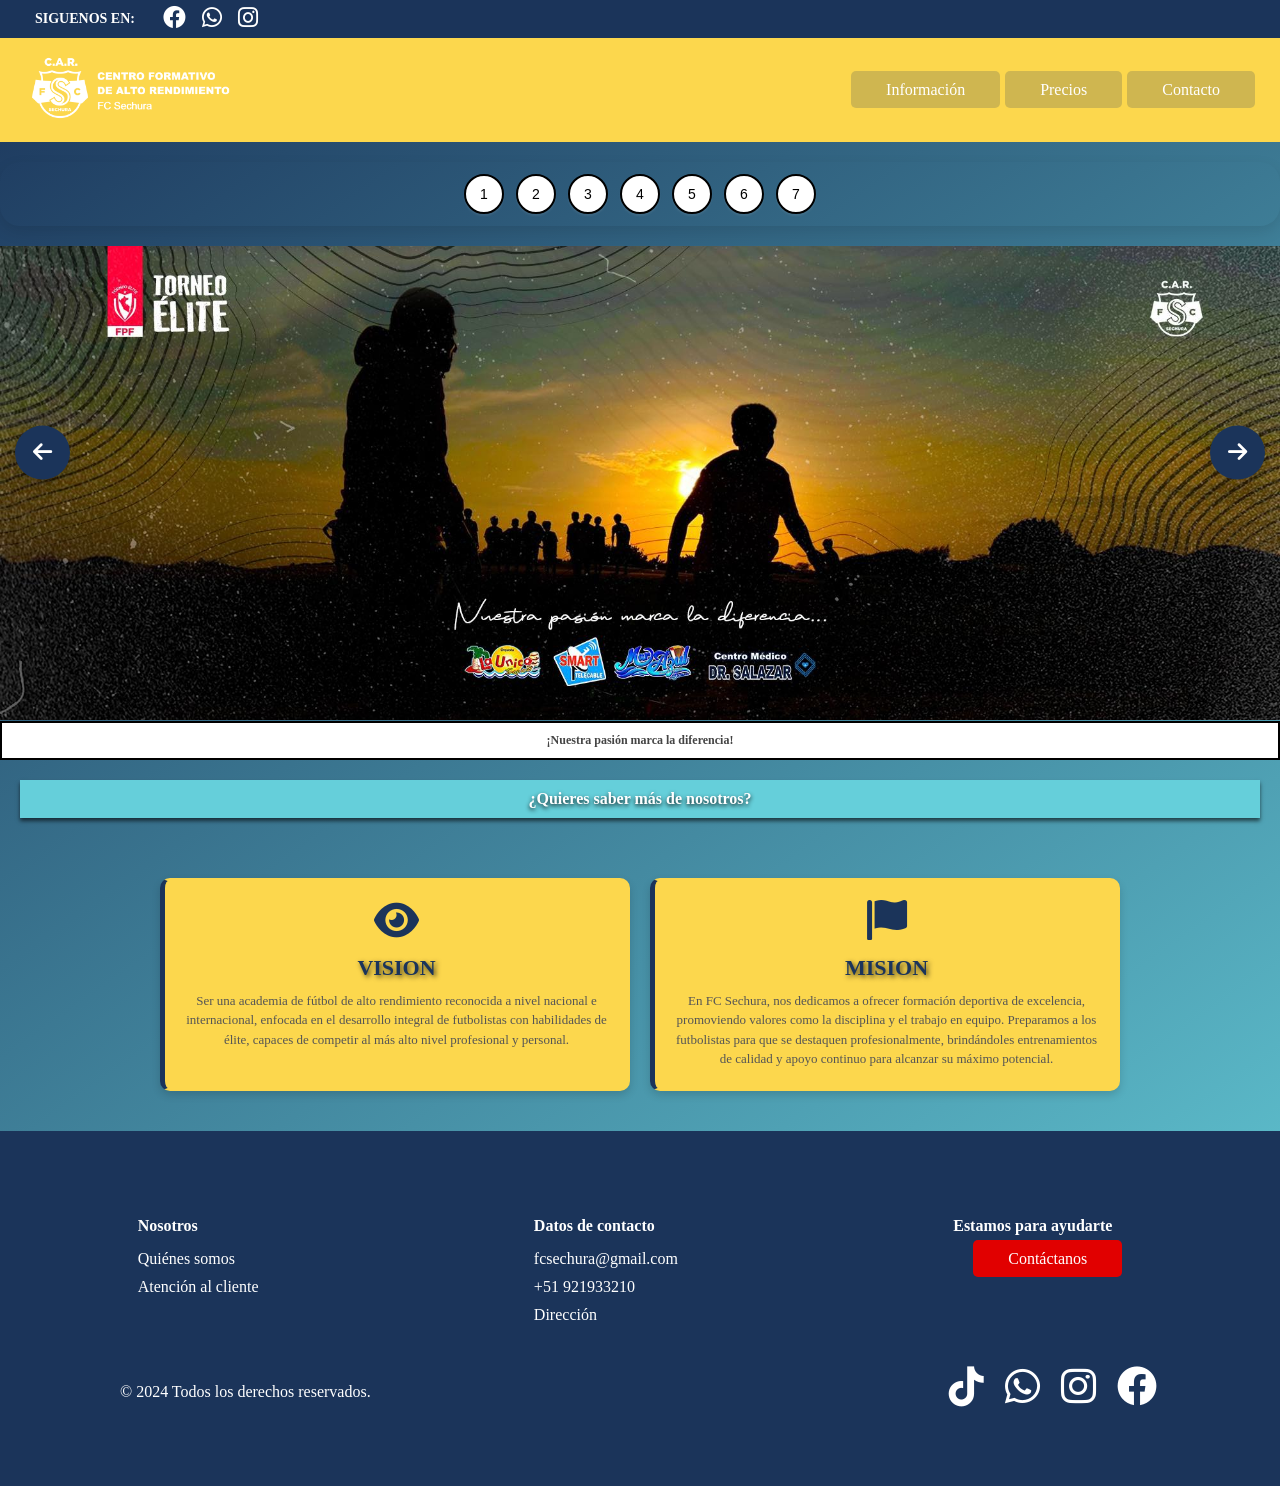
<file: fcsechura_paginaweb/index.html>
<!DOCTYPE html>
    <html lang="es">
    <head>
        <meta charset="UTF-8">
        <meta name="viewport" content="width=device-width, initial-scale=1">
        <title>FC SECHURA</title>
        <link rel="stylesheet" href="styles.css">
        <link href="https://cdnjs.cloudflare.com/ajax/libs/font-awesome/6.0.0-beta3/css/all.min.css" rel="stylesheet">
            <link rel="stylesheet" href="https://cdnjs.cloudflare.com/ajax/libs/font-awesome/5.15.4/css/all.min.css">
            <link rel="icon" href="img/logofc.png" type="image/png">

    </head>
    <body>
        <header class="header_class">
            <div class="nav_top">
                <div class="nav_top__container">
                <h2>SIGUENOS EN: </h2>
                <ul class="redes-sociales">
                           <li class="red-social"><a href="https://web.facebook.com/profile.php?id=61551353857007" target="_blank"><i class="fa-brands fa-facebook"></i></a></li>
                        <li class="red-social"><a href="https://wa.me/+51921933210" target="_blank"><i class="fa-brands fa-whatsapp"></i></a></li>
                        <li class="red-social"><a href="https://www.instagram.com/fc_sechura2.1/" target="_blank"><i class="fa-brands fa-instagram"></i></a></li>
                    </ul>
                </div>
            </div>
            <div class="navbar">
                <a class="logo" href="index.html"><img src="img/logo_portada.png" alt="logo_de_inicio"></a>
                    <button class="hamburger-menu" aria-label="Menu"><i class="fa-solid fa-bars"></i> <i class="fa-solid fa-xmark"></i>
                        <span></span>
                        <span></span>
                        <span></span>
                    </button>
                <ul class="lista_nav">
                    <li class="item_nav"><a href="informacion.html">Información</a></li>
                    <li class="item_nav"><a href="precios.html">Precios</a></li>
                    <li class="item_nav"><a href="contactanos.html">Contacto</a></li>
                </ul>
              
            </div>
             <div class="overlay"></div>
        </header>
            <div class="carousel">
                 <div class="carousel__nav">
                    <button class="carousel__dot" onclick="goToImage(0)">1</button>
                    <button class="carousel__dot" onclick="goToImage(1)">2</button>
                    <button class="carousel__dot" onclick="goToImage(2)">3</button>
                    <button class="carousel__dot" onclick="goToImage(3)">4</button>
                     <button class="carousel__dot" onclick="goToImage(4)">5</button>
                      <button class="carousel__dot" onclick="goToImage(5)">6</button>
                       <button class="carousel__dot" onclick="goToImage(6)">7</button>

                </div>
                <div class="carousel_container">
                           <button class="carousel__btn carousel__btn--left"><i class="fa-solid fa-arrow-left"></i></button>      
                    <ul class="ul_carousel">
                        <li class="li_carousel"><img src="img/portada_7.jpg" alt="Imagen 7"></li>

                        <li class="li_carousel"><img src="img/portada_3.jpg" alt="Imagen 0"></li>
                        <li class="li_carousel"><img src="img/portada_4.jpg" alt="Imagen 2"></li>
                        <li class="li_carousel"><img src="img/portada_5.jpg" alt="Imagen 3"></li>
                        <li class="li_carousel"><img src="img/portada_2.jpg" alt="Imagen 4"></li>
                        <li class="li_carousel"><img src="img/portada_6.jpg" alt="Imagen 5"></li>
                        <li class="li_carousel"><img src="img/portada_8.jpg" alt="Imagen 6"></li>
                        <li class="li_carousel"><img src="img/portada_7.jpg" alt="Imagen 7"></li>
                        
                        <li class="li_carousel"><img src="img/portada_3.jpg" alt="Imagen 0"></li>
                     </ul>
                       <button class="carousel__btn carousel__btn--right"><i class="fa-solid fa-arrow-right"></i></button>
                </div>
            </div>
            
            <div class="footer_carousel">
                <h3>¡Nuestra pasión marca la diferencia!</h3>
            </div>

            <div class="enterate-mas">
               <a href="informacion.html">¿Quieres saber más de nosotros?</a>
            </div>

        <main class="contenido_main">
            <div class="portada_main">
                <div class="portada_container">
                <h1> ¡BIENVENIDOS A FC SECHURA!</h1>
                <h2>Centro de formación de alto rendimiento</h2>
                <p>En Fc Sechura ofrecemos un espacio seguro y dinámico para el desarrollo físico, emocional y social de tus hijos, fomentando el trabajo en equipo y el amor por el deporte. ¡Únete y descubre su potencial!</p>
                <div class="vermas-info">
                     <a href="informacion.html">Entérate de más</a>
                 </div>
                 </div>
            </div>
        </main>

        <div class="vision-mision">        
            <div class="vision-mision_container">
                <div class="cuadro-vm vision">
                    </i> <i class="fa-solid fa-eye"></i>
                    <h2>Vision</h2>
                    <p>Ser una academia de fútbol de alto rendimiento reconocida a nivel nacional e internacional, enfocada en el desarrollo integral de futbolistas con habilidades de élite, capaces de competir al más alto nivel profesional y personal.</p>
                </div>
                 <div class="cuadro-vm mision">
                    </i> <i class="fa-solid fa-flag"></i>
                    <h2>Mision</h2>
                    <p>En FC Sechura, nos dedicamos a ofrecer formación deportiva de excelencia, promoviendo valores como la disciplina y el trabajo en equipo. Preparamos a los futbolistas para que se destaquen profesionalmente, brindándoles entrenamientos de calidad y apoyo continuo para alcanzar su máximo potencial.</p>
                </div>
            </div>
        </div>
        

         <!-- Footer -->
        <footer class="pie-pagina">
            <div class="enlaces-pie">
                <div>
                    <h4>Nosotros</h4>
                    <ul>
                        <li><a href="informacion.html">Quiénes somos</a></li>
                      
                        <li><a href="Contacto.html">Atención al cliente</a></li>
                    </ul>
                </div>
               
                <div>
                    <h4>Datos de contacto</h4>
                    <ul>
                        <li><a href="#">fcsechura@gmail.com</a></li>
                        <li><a href="#">+51 921933210</a></li>
                        <li><a href="#">Dirección</a></li>
                    </ul>
                </div>
                <div class="contacto">
                    <h4>Estamos para ayudarte</h4>
                    <a class="boton" href="Contacto.html">Contáctanos</a>
                </div>
            </div>
            <div class="footer-content footer_container">
                <div class="footer-info">
                    <p>&copy; 2024 Todos los derechos reservados.</p>
                </div>
                <div class="social-links">
                    <ul class="redes-sociales">
                        <li class="red-social"><a href="#" target="_blank"><i class="fa-brands fa-tiktok"></i></a></li>
                        <li class="red-social"><a href="#" target="_blank"><i class="fa-brands fa-whatsapp"></i></a></li>
                        <li class="red-social"><a href="#" target="_blank"><i class="fa-brands fa-instagram"></i></a></li>
                        <li class="red-social"><a href="https://web.facebook.com/profile.php?id=61551353857007" target="_blank"><i class="fa-brands fa-facebook"></i></a></li>
                    </ul>
                </div>
            </div>
        </footer>
    </body>
    <script src="script.js"></script>   
    <script src="script_carousel.js"></script>   
  
 </html>
</file>
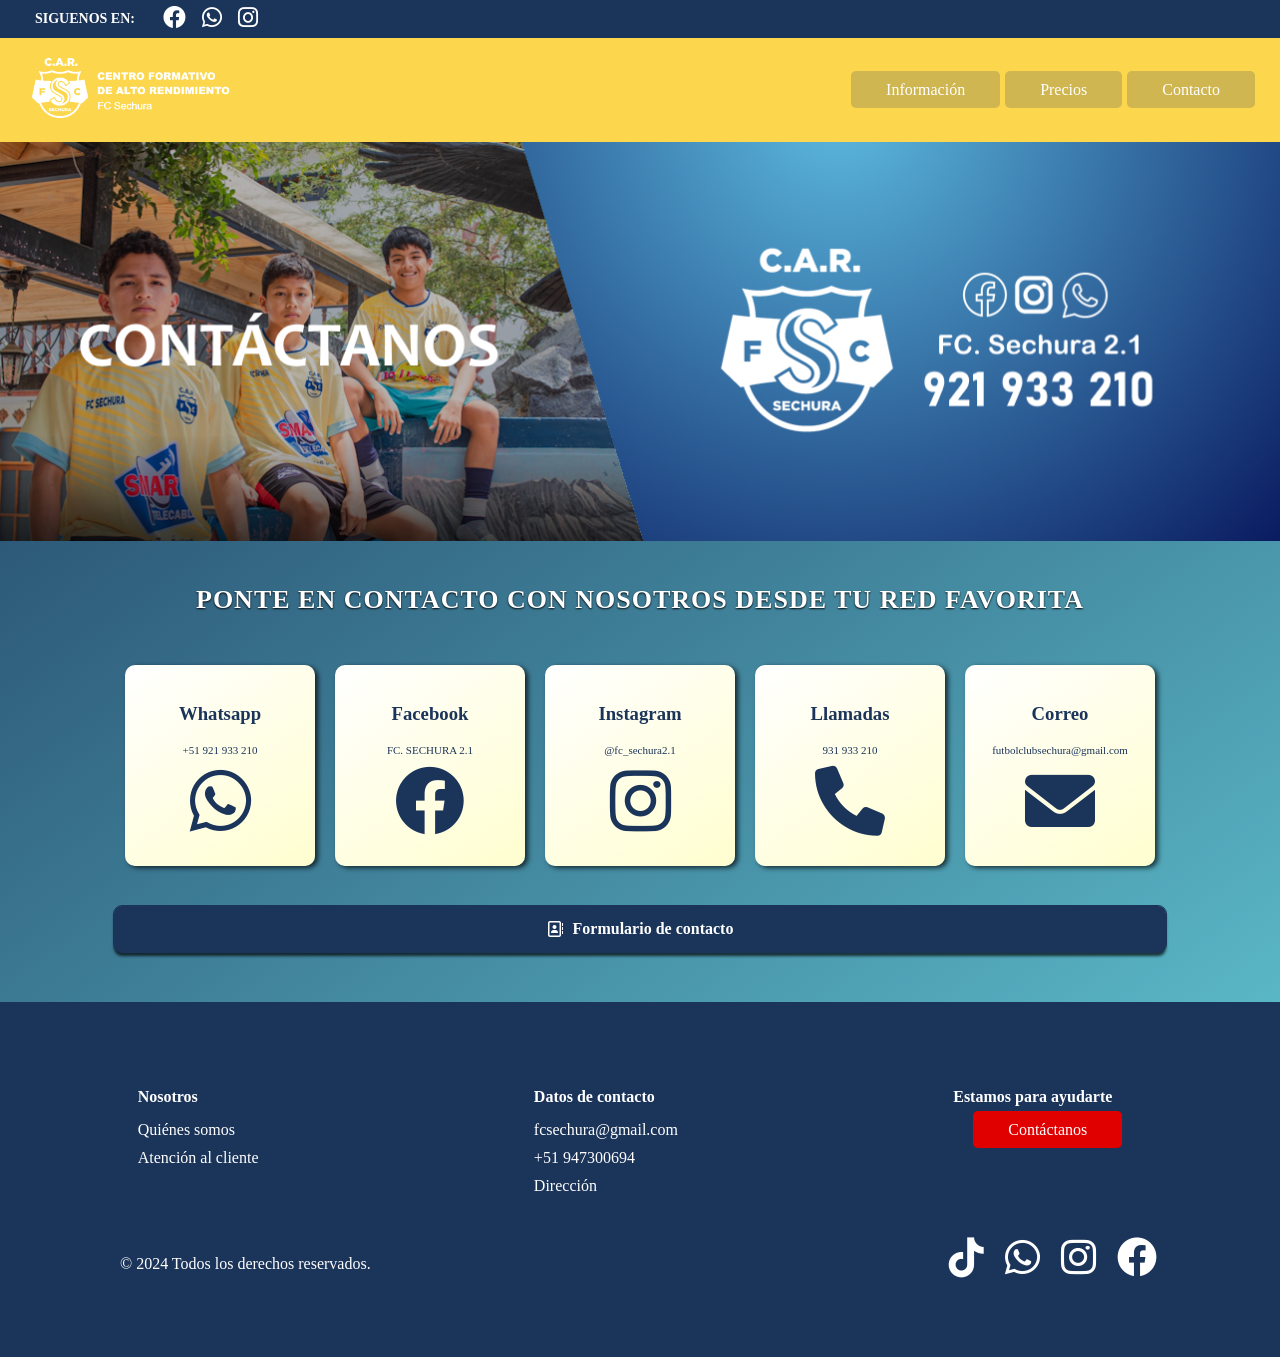
<file: fcsechura_paginaweb/contactanos.html>
<!DOCTYPE html>
    <html lang="es">
    <head>
        <meta charset="UTF-8">
        <meta name="viewport" content="width=device-width, initial-scale=1">
        <title>Contactanos- FC SECHURA</title>
        <link rel="stylesheet" href="styles.css">
        <link rel="stylesheet" href="contactanos_style.css">
        <link href="https://cdnjs.cloudflare.com/ajax/libs/font-awesome/6.0.0-beta3/css/all.min.css" rel="stylesheet">
            <link rel="stylesheet" href="https://cdnjs.cloudflare.com/ajax/libs/font-awesome/5.15.4/css/all.min.css">
            <link rel="icon" href="img/logofc.png" type="image/png">

    </head>
    <body>
        <header class="header_class">
            <div class="nav_top">
                <div class="nav_top__container">
                <h2>SIGUENOS EN: </h2>
                <ul class="redes-sociales">
                        <li class="red-social"><a href="https://web.facebook.com/profile.php?id=61551353857007" target="_blank"><i class="fa-brands fa-facebook"></i></a></li>
                        <li class="red-social"><a href="https://wa.me/+51921933210" target="_blank"><i class="fa-brands fa-whatsapp"></i></a></li>
                        <li class="red-social"><a href="https://www.instagram.com/fc_sechura2.1/" target="_blank"><i class="fa-brands fa-instagram"></i></a></li>
                    </ul>
                </div>
            </div>
            <div class="navbar">
                <a class="logo" href="index.html"><img src="img/logo_portada.png" alt="logo_de_inicio"></a>
                    <button class="hamburger-menu" aria-label="Menu"><i class="fa-solid fa-bars"></i> <i class="fa-solid fa-xmark"></i>
                        <span></span>
                        <span></span>
                        <span></span>
                    </button>
                <ul class="lista_nav">
                   <li class="item_nav"><a href="informacion.html">Información</a></li>
                    <li class="item_nav"><a href="precios.html">Precios</a></li>
                    <li class="item_nav"><a href="contactanos.html">Contacto</a></li>
                </ul>
              
            </div>
             <div class="overlay"></div>
        </header>
          <!-- a -->
          <div class="contactanosfc">
            <div class="contactanos_container">
                <div class="contactanos_header">
                    <img src="img/portada_contactanos.png">
                </div>
                 <div class="contactanos_medios__header">
                        <h1>Ponte en contacto con nosotros desde tu red favorita</h1>
                        
                    </div>
                    
                <div class="contactanos_medios">
                   
                    <a href="https://wa.me/51921933210" class="contactanos_cuadro" target="_blank">
                        <h3>Whatsapp</h3>
                        <p>+51 921 933 210</p>
                        <i class="fa-brands fa-whatsapp"></i>
                    </a>
                   
                     <a href="https://web.facebook.com/profile.php?id=61551353857007" class="contactanos_cuadro" target="_blank">
                        <h3>Facebook</h3>
                        <p>FC. SECHURA 2.1</p>
                        <i class="fa-brands fa-facebook"></i>
                    </a>

                    <a href="https://www.instagram.com/fc_sechura2.1" class="contactanos_cuadro" target="_blank">
                        <h3>Instagram</h3>
                        <p>@fc_sechura2.1</p>
                        <i class="fa-brands fa-instagram"></i>
                    </a>

                    <a href="tel:+51931933210" class="contactanos_cuadro" target="_blank">
                        <h3>Llamadas</h3>
                        <p>931 933 210</p>
                        <i class="fa-solid fa-phone"></i>
                    </a>

                    <a href="mailto:futbolclubsechura@gmail.com" class="contactanos_cuadro" target="_blank">
                        <h3>Correo</h3>
                        <p>futbolclubsechura@gmail.com</p>
                        <i class="fa-solid fa-envelope"></i>
                    </a>
                </div>

            </div>
              <div class="contactanos_footer">
                 <i class="fa-regular fa-address-book"></i> <a href="CONTACTO.html">Formulario de contacto</a>
              </div>
          </div>

        

         <!-- Footer -->
        <footer class="pie-pagina">
            <div class="enlaces-pie">
                <div>
                    <h4>Nosotros</h4>
                    <ul>
                        <li><a href="informacion.html">Quiénes somos</a></li>
                      
                        <li><a href="Contacto.html">Atención al cliente</a></li>
                    </ul>
                </div>
               
                <div>
                    <h4>Datos de contacto</h4>
                    <ul>
                        <li><a href="#">fcsechura@gmail.com</a></li>
                        <li><a href="#">+51 947300694</a></li>
                        <li><a href="#">Dirección</a></li>
                    </ul>
                </div>
                <div class="contacto">
                    <h4>Estamos para ayudarte</h4>
                    <a class="boton" href="Contacto.html">Contáctanos</a>
                </div>
            </div>
            <div class="footer-content footer_container">
                <div class="footer-info">
                    <p>&copy; 2024 Todos los derechos reservados.</p>
                </div>
                <div class="social-links">
                    <ul class="redes-sociales">
                        <li class="red-social"><a href="#" target="_blank"><i class="fa-brands fa-tiktok"></i></a></li>
                        <li class="red-social"><a href="#" target="_blank"><i class="fa-brands fa-whatsapp"></i></a></li>
                        <li class="red-social"><a href="#" target="_blank"><i class="fa-brands fa-instagram"></i></a></li>
                        <li class="red-social"><a href="https://www.facebook.com/@clinicacismedic" target="_blank"><i class="fa-brands fa-facebook"></i></a></li>
                    </ul>
                </div>
            </div>
        </footer>
    </body>
    <script src="script.js"></script>   
    <script src="script_carousel.js"></script>   
 </html>
</file>
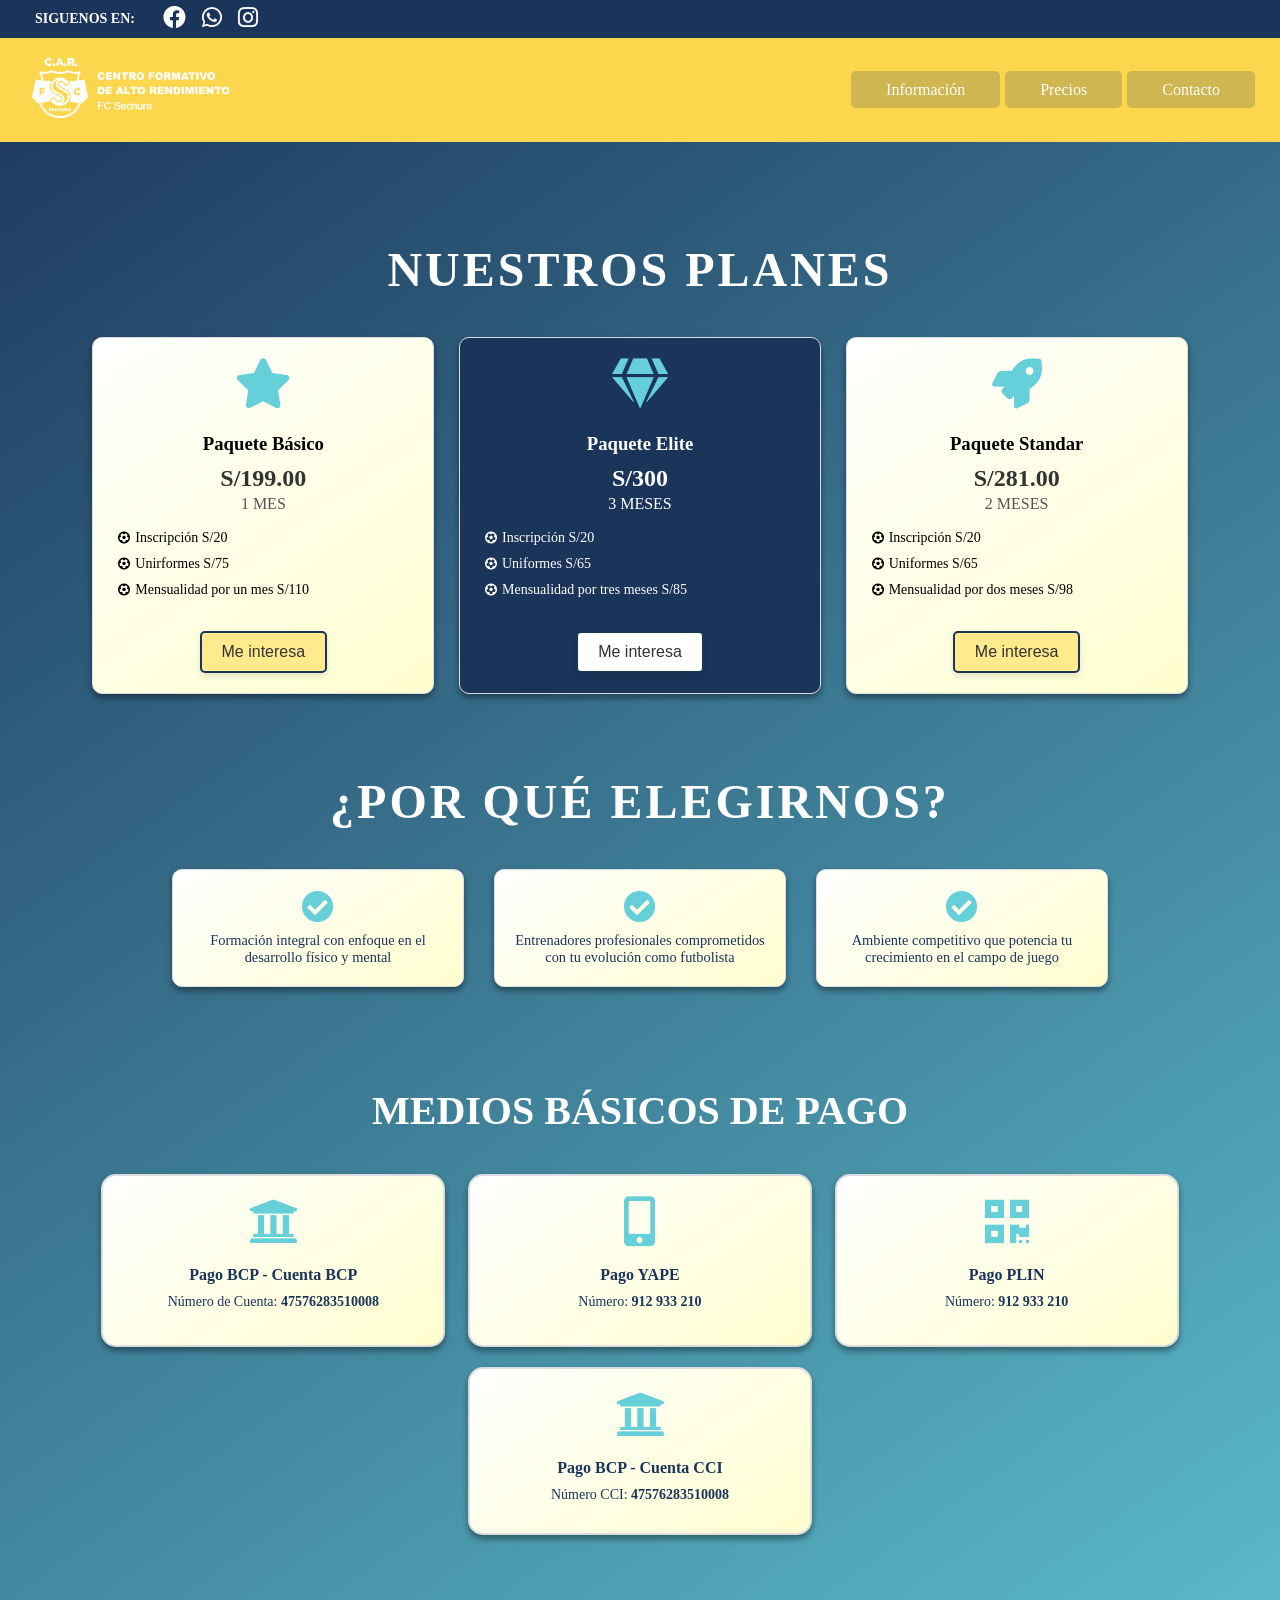
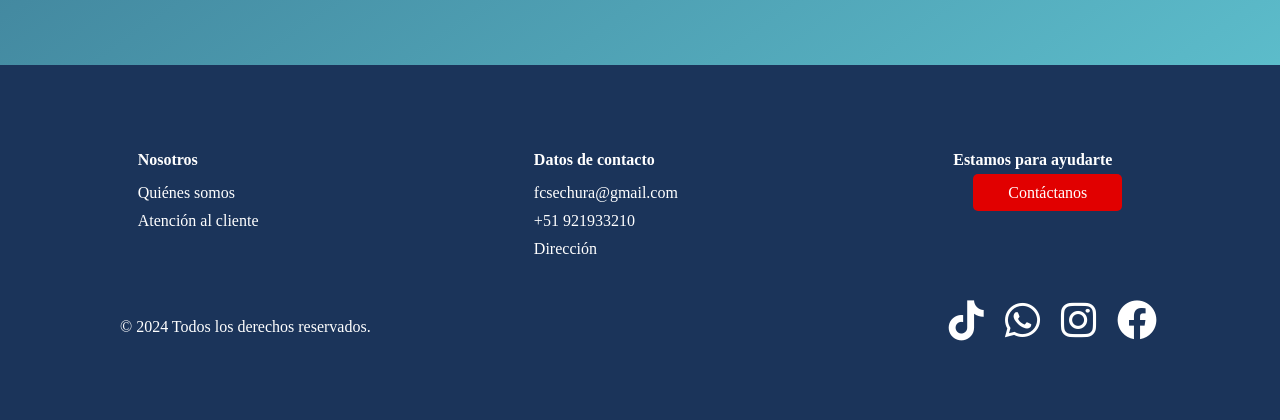
<file: fcsechura_paginaweb/precios.html>
<!DOCTYPE html>
    <html lang="es">
    <head>
        <meta charset="UTF-8">
        <meta name="viewport" content="width=device-width, initial-scale=1">
        <title>Precios - FC SECHURA</title>
        <link rel="stylesheet" href="styles.css">
        <link rel="stylesheet" href="precios_styles.css">
        <link href="https://cdnjs.cloudflare.com/ajax/libs/font-awesome/6.0.0-beta3/css/all.min.css" rel="stylesheet">
            <link rel="stylesheet" href="https://cdnjs.cloudflare.com/ajax/libs/font-awesome/5.15.4/css/all.min.css">
            <link rel="icon" href="img/logofc.png" type="image/png">

    </head>
    <body>
        <header class="header_class">
            <div class="nav_top">
                <div class="nav_top__container">
                <h2>SIGUENOS EN: </h2>
                <ul class="redes-sociales">
                          <li class="red-social"><a href="https://web.facebook.com/profile.php?id=61551353857007" target="_blank"><i class="fa-brands fa-facebook"></i></a></li>
                        <li class="red-social"><a href="https://wa.me/+51921933210" target="_blank"><i class="fa-brands fa-whatsapp"></i></a></li>
                        <li class="red-social"><a href="https://www.instagram.com/fc_sechura2.1/" target="_blank"><i class="fa-brands fa-instagram"></i></a></li>
                    </ul>
                </div>
            </div>
            <div class="navbar">
                <a class="logo" href="index.html"><img src="img/logo_portada.png" alt="logo_de_inicio"></a>
                    <button class="hamburger-menu" aria-label="Menu"><i class="fa-solid fa-bars"></i> <i class="fa-solid fa-xmark"></i>
                        <span></span>
                        <span></span>
                        <span></span>
                    </button>
                <ul class="lista_nav">
                    <li class="item_nav"><a href="informacion.html">Información</a></li>
                    <li class="item_nav"><a href="precios.html">Precios</a></li>
                    <li class="item_nav"><a href="contactanos.html">Contacto</a></li>
                </ul>
              
            </div>
             <div class="overlay"></div>
        </header>
            <section class="pricing">
              <h2 class="pricing-title">Nuestros Planes</h2>
              <div class="pricing-container">
                  <div class="pricing-card basic" id="basic">
                    <i class="fas fa-star"></i>
                    <h3>Paquete Básico</h3>
                    <p class="price">S/199.00</p>
                    <p class="duration">1 MES</p>
                    <div class="features">
                      <ul>
                        <li><i class="fa-solid fa-futbol"></i>Inscripción S/20</li>
                        <li><i class="fa-solid fa-futbol"></i>Unirformes S/75</li>
                        <li><i class="fa-solid fa-futbol"></i>Mensualidad por un mes S/110</li>
                      </ul>
                    </div>
                    <button class="whatsapp-button" onclick="sendWhatsAppMessage('Precio Básico')">Me interesa</button>
                  </div>

                  <div class="pricing-card premium" id="premium">
                    <i class="fas fa-gem"></i>
                    <h3>Paquete Elite </h3>
                    <p class="price">S/300</p>
                    <p class="duration">3 MESES</p>
                    <div class="features">
                      <ul>
                        <li><i class="fa-solid fa-futbol"></i>Inscripción S/20</li>
                        <li><i class="fa-solid fa-futbol"></i>Uniformes S/65</li>
                        <li><i class="fa-solid fa-futbol"></i>Mensualidad por tres meses S/85</li>
                      </ul>
                    </div>
                    <button class="whatsapp-button" onclick="sendWhatsAppMessage('Precio Premium')">Me interesa</button>
                  </div>

                  <div class="pricing-card standar" id="standard">
                    <i class="fas fa-rocket"></i>
                    <h3>Paquete Standar</h3>
                    <p class="price">S/281.00</p>
                    <p class="duration">2 MESES</p>
                    <div class="features">
                      <ul>
                        <li><i class="fa-solid fa-futbol"></i>Inscripción S/20</li>
                        <li><i class="fa-solid fa-futbol"></i>Uniformes S/65</li>
                        <li><i class="fa-solid fa-futbol"></i>Mensualidad por dos meses S/98</li>
                      </ul>
                    </div>
                    <button class="whatsapp-button" onclick="sendWhatsAppMessage('Precio Standar')">Me interesa</button>
                  </div>
            </div>

          <!-- Sección de Beneficios -->
          <div class="pricing-benefits">
            <h3>¿Por qué elegirnos?</h3>
            <div class="benefit-list">
              <div class="benefit">
                <i class="fa fa-check-circle"></i>
                <p>Formación integral con enfoque en el desarrollo físico y mental</p>
              </div>
              <div class="benefit">
                <i class="fa fa-check-circle"></i>
                <p>Entrenadores profesionales comprometidos con tu evolución como futbolista</p>
              </div>
              <div class="benefit">
                <i class="fa fa-check-circle"></i>
                <p>Ambiente competitivo que potencia tu crecimiento en el campo de juego</p>
              </div>
            </div>
          </div>

           <div class="pagos_header">  <h2>Medios básicos de pago</h2></div>
            <div class="seccion-pagos">
              <!-- Tarjeta de Pago BCP -->
              <div class="tarjeta-pago">
                <i class="fas fa-university icono-pago"></i>
                <h3 class="titulo-pago">Pago BCP - Cuenta BCP</h3>
                <p class="detalles-pago">Número de Cuenta: <strong>47576283510008</strong></p>
              </div>

              <!-- Tarjeta de Pago YAPE -->
              <div class="tarjeta-pago">
                <i class="fas fa-mobile-alt icono-pago"></i>
                <h3 class="titulo-pago">Pago YAPE</h3>
                <p class="detalles-pago">Número: <strong>912 933 210</strong></p>
                <div class="qr-pago">
                  <!--<img src="ruta-del-qr-yape.png" alt="QR Yape">-->
                </div>
              </div>

              <!-- Tarjeta de Pago PLIN -->
              <div class="tarjeta-pago">
                <i class="fas fa-qrcode icono-pago"></i>
                <h3 class="titulo-pago">Pago PLIN</h3>
                <p class="detalles-pago">Número: <strong>912 933 210</strong></p>
                <div class="qr-pago">
                  <!--<img src="ruta-del-qr-plin.png" alt="QR Plin">-->
                </div>
              </div>

              <div class="tarjeta-pago">
                <i class="fas fa-university icono-pago"></i>
                <h3 class="titulo-pago">Pago BCP - Cuenta CCI</h3>
                <p class="detalles-pago">Número CCI: <strong>47576283510008</strong></p>
              </div>
            </div>

        </section>
         <!-- Footer -->
        <footer class="pie-pagina">
            <div class="enlaces-pie">
                <div>
                    <h4>Nosotros</h4>
                    <ul>
                        <li><a href="informacion.html">Quiénes somos</a></li>
                      
                        <li><a href="Contacto.html">Atención al cliente</a></li>
                    </ul>
                </div>
               
                <div>
                    <h4>Datos de contacto</h4>
                    <ul>
                        <li><a href="#">fcsechura@gmail.com</a></li>
                        <li><a href="#">+51 921933210</a></li>
                        <li><a href="#">Dirección</a></li>
                    </ul>
                </div>
                <div class="contacto">
                    <h4>Estamos para ayudarte</h4>
                    <a class="boton" href="Contacto.html">Contáctanos</a>
                </div>
            </div>
            <div class="footer-content footer_container">
                <div class="footer-info">
                    <p>&copy; 2024 Todos los derechos reservados.</p>
                </div>
                <div class="social-links">
                    <ul class="redes-sociales">
                        <li class="red-social"><a href="#" target="_blank"><i class="fa-brands fa-tiktok"></i></a></li>
                        <li class="red-social"><a href="#" target="_blank"><i class="fa-brands fa-whatsapp"></i></a></li>
                        <li class="red-social"><a href="#" target="_blank"><i class="fa-brands fa-instagram"></i></a></li>
                        <li class="red-social"><a href="https://www.facebook.com/@clinicacismedic" target="_blank"><i class="fa-brands fa-facebook"></i></a></li>
                    </ul>
                </div>
            </div>
        </footer>
    </body>
    <script src="script.js"></script>   
    <script src="precios_script.js"></script>   
    <script src="script_planes.js"></script>
 </html>
</file>
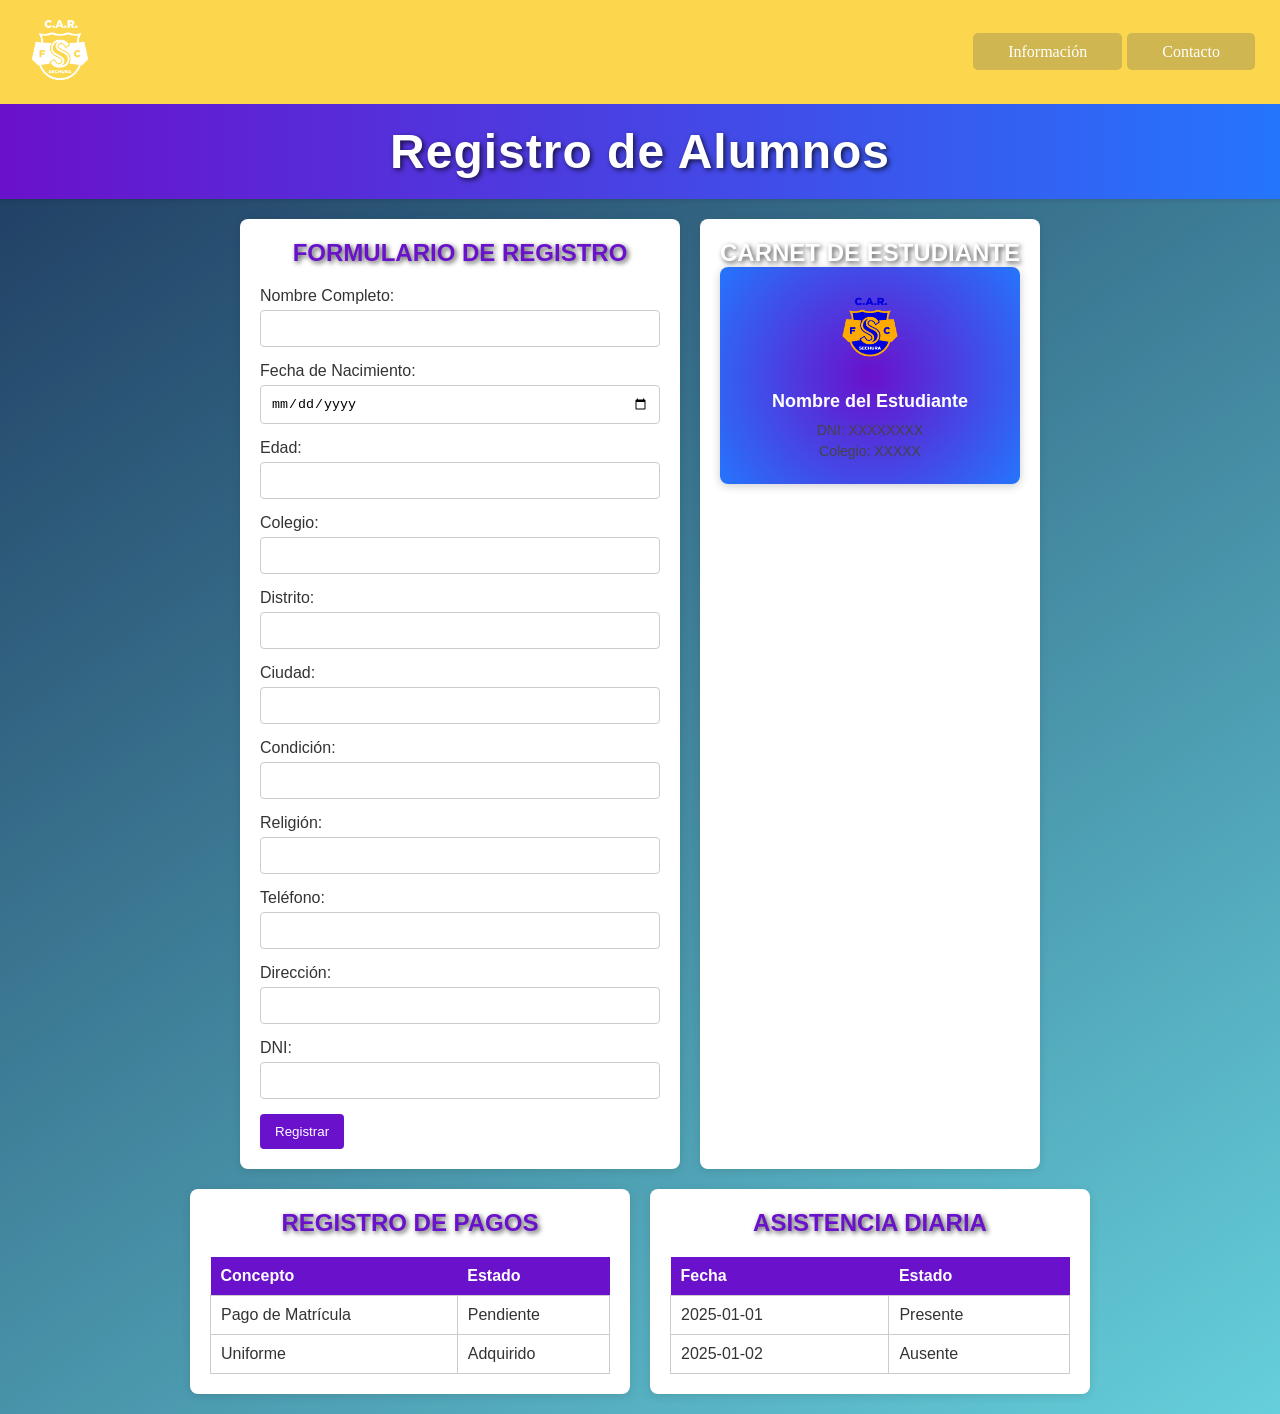
<file: fcsechura_paginaweb/registro.html>
<!DOCTYPE html>
    <html lang="es">
    <head>
        <meta charset="UTF-8">
        <meta name="viewport" content="width=device-width, initial-scale=1">
        <title>FC SECHURA</title>
        <link rel="stylesheet" href="styles.css">
        <link rel="stylesheet" href="registro_styles.css">
        <link href="https://cdnjs.cloudflare.com/ajax/libs/font-awesome/6.0.0-beta3/css/all.min.css" rel="stylesheet">
            <link rel="stylesheet" href="https://cdnjs.cloudflare.com/ajax/libs/font-awesome/5.15.4/css/all.min.css">
            <link rel="icon" href="img/logofc.png" type="image/png">

    </head>
    <body>
        <header class="header_class">
            <div class="navbar">
                <a class="logo" href="index.html"><img src="img/logo.png" alt="logo_de_inicio"></a>
                    <button class="hamburger-menu" aria-label="Menu"><i class="fa-solid fa-bars"></i> <i class="fa-solid fa-xmark"></i>
                        <span></span>
                        <span></span>
                        <span></span>
                    </button>
                <ul class="lista_nav">
                    <li class="item_nav"><a href="informacion.html">Información</a></li>
                    <li class="item_nav"><a href="CONTACTO.html">Contacto</a></li>
                </ul>
              
            </div>
             <div class="overlay"></div>
        </header>
       <!-- -->
        <div class="header_container">
        <h1>Registro de Alumnos</h1>
    </div>

    <main class="main">
        <section class="registration">
            <h2>Formulario de Registro</h2>
            <form class="registration-form">
                <div class="form-group">
                    <label for="nombre">Nombre Completo:</label>
                    <input type="text" id="nombre" name="nombre" required>
                </div>

                <div class="form-group">
                    <label for="fecha_nacimiento">Fecha de Nacimiento:</label>
                    <input type="date" id="fecha_nacimiento" name="fecha_nacimiento" required>
                </div>

                <div class="form-group">
                    <label for="edad">Edad:</label>
                    <input type="number" id="edad" name="edad" required>
                </div>

                <div class="form-group">
                    <label for="colegio">Colegio:</label>
                    <input type="text" id="colegio" name="colegio" required>
                </div>

                <div class="form-group">
                    <label for="distrito">Distrito:</label>
                    <input type="text" id="distrito" name="distrito" required>
                </div>

                <div class="form-group">
                    <label for="ciudad">Ciudad:</label>
                    <input type="text" id="ciudad" name="ciudad" required>
                </div>

                <div class="form-group">
                    <label for="condicion">Condición:</label>
                    <input type="text" id="condicion" name="condicion">
                </div>

                <div class="form-group">
                    <label for="religion">Religión:</label>
                    <input type="text" id="religion" name="religion">
                </div>

                <div class="form-group">
                    <label for="telefono">Teléfono:</label>
                    <input type="tel" id="telefono" name="telefono">
                </div>

                <div class="form-group">
                    <label for="direccion">Dirección:</label>
                    <input type="text" id="direccion" name="direccion" required>
                </div>

                <div class="form-group">
                    <label for="dni">DNI:</label>
                    <input type="text" id="dni" name="dni" required>
                </div>

                <button type="submit" class="btn-submit">Registrar</button>
            </form>
        </section>

        <section class="carnet">
            <h2>Carnet de Estudiante</h2>
            <div class="carnet-preview">
                <img src="img/logofc.png" alt="Logo" class="carnet-logo">
                <h3 class="carnet-title">Nombre del Estudiante</h3>
                <p class="carnet-info">DNI: XXXXXXXX</p>
                <p class="carnet-info">Colegio: XXXXX</p>
            </div>
        </section>

        <section class="pagos">
            <h2>Registro de Pagos</h2>
            <table class="payments-table">
                <thead>
                    <tr>
                        <th>Concepto</th>
                        <th>Estado</th>
                    </tr>
                </thead>
                <tbody>
                    <tr>
                        <td>Pago de Matrícula</td>
                        <td>Pendiente</td>
                    </tr>
                    <tr>
                        <td>Uniforme</td>
                        <td>Adquirido</td>
                    </tr>
                </tbody>
            </table>
        </section>

        <section class="asistencia">
            <h2>Asistencia Diaria</h2>
            <table class="attendance-table">
                <thead>
                    <tr>
                        <th>Fecha</th>
                        <th>Estado</th>
                    </tr>
                </thead>
                <tbody>
                    <tr>
                        <td>2025-01-01</td>
                        <td>Presente</td>
                    </tr>
                    <tr>
                        <td>2025-01-02</td>
                        <td>Ausente</td>
                    </tr>
                </tbody>
            </table>
        </section>
    </main>

</body>
</html>
</file>
<file: fcsechura_paginaweb/styles.css>
body{
        padding: 0;
        margin: 0;
        box-sizing: border-box;
        font-family: Verdana;
         background: linear-gradient(145deg, #1b345a, #65cfda);
        
    }

    .header_class {
    	display: flex;
        flex-direction: column;
    	box-sizing: border-box;
    	font-family: Verdana;
    	width: 100%;
        padding: 0;
        margin: 0;
       
    }
    .nav_top{
        display: flex;
        width: 100%;
        text-align: center;
        background-color: #1b345a;
        padding: 6px 30px;
        margin: auto;
        
          box-sizing: border-box; 
    }
    .nav_top h2{
        margin: 0;
        padding: 0;
        font-size: 14px;
        text-align: center;
        margin: auto;
        padding: 5px;
        color: #fff;
        text-shadow: none;
    }
    .nav_top__container{
        display: flex;
    flex-direction: row;

    }
    .nav_top__container ul{
        display: flex;
        flex-direction: row;
        margin: 0;
        padding: 0;
        margin: auto 20px;
        gap: 10px;
    }
    .nav_top__container li{
    font-size: 23px;
    color: #fff;
    transition: font-size 0.5s;
    }
    .nav_top__container i{
        color: #fff;
    }
    .nav_top__container li:hover {
        font-size: 27px;
    }
    .navbar {
    	 display: flex;
    	 background-color: #fcd74d;
        padding: 10px 20px;
        justify-content: space-between;
        align-items: center;
        flex-grow: 1;
        width: 100%;
        box-sizing: border-box;
    }

    .lista_nav {
    	display: flex;
    	 justify-content: space-between;
        list-style: none;
        margin: 0;
        padding: 0;
        padding: 0px;

    }
    .logo a {
        margin: 0;
        padding: 0;

    }
    .logo img{
    	padding: 0;
    	margin: 0;
    	width: 100%;
    	height: 80px;

    }
    .item_nav a {
    	background-color: rgba(27, 52, 90, 0.2);
        color: #fff;
        padding: 10px 35px;
        text-decoration: none;
        border-radius: 5px;
        transition: background-color 0.3s ease;
        margin: 5px;
        text-align: center;
        font-weight: 10;
        margin-left: auto;
    }

    .item_nav a:hover {
        background-color: #1b345a;
        color: #fff;
    }
    .carousel {
        box-sizing: border-box;
        margin: 0;
        width: 100%;
        overflow: hidden;
        position: relative;

    }

    .carousel__btn {
      background-color: #1b345a; 
      color: #fff; 
      border: #000;
      padding: 14px 18px;
      border-radius: 50%;
      font-size: 22px;
      position: absolute;
      top: 50%;
      transform: translateY(-10%);
      cursor: pointer;
      transition: all 0.4s ease-in-out; 
      box-shadow: 0 6px 14px rgba(0, 0, 0, 0.2); 
      z-index: 10;
    }

    .carousel__btn:hover {
      background-color: #65cfda; 
      transform: translateY(-50%) scale(1.15); 
      box-shadow: 0 8px 18px rgba(0, 0, 0, 0.3); 
    }

    .carousel__btn--left {
      left: 15px;
    }


    .carousel__btn--right {
      right: 15px;
    }

    .carousel__dot, .carousel__dot:hover, .carousel__dot.active,
    .carousel__btn, .carousel__btn:hover {
      transition: all 0.4s ease-in-out;
    }

    .carousel__nav {
        display: flex;
        justify-content: center;
        align-items: center;
        gap: 12px;
        margin: 20px auto;
        padding: 12px 20px; 
        border-radius: 20px; 
        background: transparent; 
        box-shadow: 0 6px 15px rgba(0, 0, 0, 0.1); 
        transition: transform 0.3s ease; 
    }


    .carousel__nav:hover {
        transform: translateY(-5px); 
        box-shadow: 0 10px 20px rgba(0, 0, 0, 0.2);
    }

    .carousel__dot {
        width: 40px; 
        height: 40px; 
        background-color: #fff;
        border: 2px solid #000;
        border-radius: 50%; 
        color: #000;
        font-size: 14px; 
        display: flex;
        align-items: center;
        justify-content: center;
        cursor: pointer;
        transition: all 0.3s ease;
        box-shadow: 0 2px 2px rgba(200, 200, 200, 0.1);
    }

    .carousel__dot:hover {
        background-color: #FFF;
        color: #000;
        border-color: #000;
        transform: scale(1.2);
        box-shadow: 0 6px 14px rgba(0, 0, 0, 0.1); /* Solo sombra en hover */
    }

    .carousel__dot.active {
        background-color: #65cfda;
        color: #fff;
        border-color: #1c2e49;
        transform: scale(1.3);
        box-shadow: 0 4px 12px rgba(0, 150, 136, 0.3); /* Sombra sutil solo en estado active */
    }

    .carousel__dot, .carousel__dot:hover, .carousel__dot.active {
        transition: all 0.3s ease;
    }
    .carousel_container {
        box-sizing: border-box;
        width: 100vw;
        height: auto;
        margin: 0px auto 0;
        padding: 0;
        overflow: hidden;

    }

    .ul_carousel {
        margin: 0;
        display: flex;
        padding: 0;
        width: 100%;
        transition: transform 0.5s ease-in-out;
    }

    .li_carousel {
        width: 100%;
        list-style: none;
        position: relative;
        flex: 0 0 100%;

    }

    .ul_carousel img {
        width: 100vw;
        height: auto;
        display: block;
        object-fit: cover;
        margin: 0;
    }
    .footer_carousel{
        background-color: #fff;
        border: solid 2px #000;
        padding: 10px;
        margin: 0;
    }
    .footer_carousel h3{
        color: #444;
       text-align: center;
       font-size: 12px;
       margin: 0;
    }
    .enterate-mas{
        background-color: #65cfda;
        text-align: center;
        padding: 10px 30px;  
        transition: background 0.33s;  
        margin:20px;
        box-shadow: 0 3px 4px rgba(0, 0, 0, 0.6);
       text-shadow: 0 2px 4px rgba(0, 0, 0, 0.9);
    }
    .enterate-mas a{
       color: #fff;
        text-decoration: none;
       font-family: Verdana;
       font-weight: bold;
       font-size: 1rem;
       cursor: pointer;
    }
    .enterate-mas:hover{
            background: #fcd74d;
    }
    .contenido_main{
        display: none;
    }
    .portada_main{
        display: flex;
        flex-direction: column;
        background-image: url(img/portada.png);
        background-size: cover;
        width: 100%;
        max-height: 500px;
        background-position: center;
        position: relative;
        text-align: center;
        margin: auto;
        box-shadow: 0 3px 10px rgba(0, 0, 0, 0.5); 
    }
    .portada_container{
        display: flex;
        flex-direction: column;
        margin: auto;
        max-width: 1300px;
        height: 500px;
        justify-content: center;
        justify-items: center;
        align-items: center;

    }
    .vermas-info{
        background-color: #19c266;
        text-align: center;
        border-radius: 10px;
        padding: 10px 30px;  
        transition: background 0.33s;  
        margin: 0;
        box-shadow: 0 3px 4px rgba(0, 0, 0, 0.6);
       text-shadow: 0 2px 4px rgba(0, 0, 0, 0.9);
    }
    .vermas-info a{
       color: #fff;
        text-decoration: none;
       font-family: Verdana;
       font-weight: bold;
       font-size: 1rem;

    }
    .vermas-info:hover{
            background: #17ad5b;
    }
    h1, h2, p{
        color: #fff;
        text-align: center;
        text-shadow: 2px 2px 5px rgba(0, 0, 0, 0.7); 
        margin: 0;
        padding: 0;
    }
    h1{
        font-size: 3rem;
        letter-spacing: 1px;
    }
    h2{
        text-transform: uppercase;
    }
     p{
        padding: 20px;
        max-width: 1000px;
        text-shadow: 2px 2px 5px rgba(0, 0, 0, 1); 
    }
    .portada_container p{
        color: #fff;
        text-shadow: 2px 2px 5px rgba(0, 0, 0, 1); 
    }
    .portada_container h1{
        font-size: 3rem;
        letter-spacing: 1px;
    }
    .portada_container h2{
        text-transform: uppercase;
    }
    .portada_container h1, h2, p{
        color: #fff;
        text-align: center;
        text-shadow: 2px 2px 5px rgba(0, 0, 0, 0.7); 
        margin: 0;
        padding: 0;
    }
     .vision-mision {
        display: flex;
        flex-direction: column;
        justify-content: center;
        align-items: center;
       padding: 40px;
        
    }
    .vision-mision_header h2, p{
       color: #444;
       text-shadow: none;
       margin: 0;
    }
    .vision-mision_header h2{
        text-shadow: 0 1px 1px rgba(0, 0, 0, 1.0);
    }
    .vision-mision_header p{
        text-shadow: 0 1px 1px rgba(0, 0, 0, 0.2);
        margin: 10px auto 20px;
    }
    .vision-mision_container {
        display: flex;
        justify-content: space-between;
        gap: 20px;
        width: 80%;
    }

    .cuadro-vm {
        background-color: #fcd74d;
        padding: 20px;
        border-radius: 10px;
        width: 45%;
        box-shadow: 0 4px 8px rgba(0, 0, 0, 0.15);
        border: 2px solid transparent;
        text-align: center;
        transition: all 0.4s ease-in-out;
    }

    .cuadro-vm i {
        font-size: 40px;
        margin-bottom: 15px;
        color: #1b345a; 
        transition: color 0.4s ease-in-out;
    }

    .cuadro-vm h2 {
        font-size: 22px;
        margin-bottom: 10px;
        color: #1b345a;
        text-transform: uppercase;
    }

    .cuadro-vm p {
        font-size: 13px;
        color: #555;
        line-height: 1.5;
    }

    .vision {
        border-left: 5px solid #1b345a; 
    }

    .mision {
        border-left: 5px solid #1b345a; 
    }

    .cuadro-vm:hover {
        transform: translateY(-5px);
        box-shadow: 0 6px 12px rgba(0, 0, 0, 0.2);
        border-color: #12233e; 
    }

    .cuadro-vm:hover .vision i {
        color: #27ae60; 
    }

    .cuadro-vm:hover .mision i {
        color: #2980b9;
    }   
    .pie-pagina {
        background-color: #1b345a;
        color: white;
        padding: 65px 0;
        margin: 0;
    }

    .enlaces-pie {
        display: flex;
        justify-content: space-around;
        flex-wrap: wrap;
        max-width: 1400px;
        margin: 0;
        text-align: left;
    }

    .pie-pagina h4 {
        margin-bottom: 15px;
    }

    .pie-pagina ul {
        margin: 0;
        list-style: none;
        padding: 0;
    }

    .pie-pagina ul li {
        margin-bottom: 10px;
    }

    .pie-pagina ul li a {
        color: white;
        text-decoration: none;
    }


    .pie-pagina ul li a:hover {
        
    }

    .red-social{
        display: flex;
        font-size: 40px;
        gap: 20px;
        margin: 0 3px;
        transition: font-size 0.4s ease, transform 0.9s, margin 0.3s;
    }
    .red-social:hover{
        display: flex;
        font-size: 47px;
    }
    .footer-info p{
        color: #fff;
    }
    .contacto .boton {
        background-color: #e10000;
        color: white;
        padding: 10px 35px;
        text-decoration: none;
        border-radius: 5px;
        transition: background-color 0.3s ease;
        margin: 20px;

    }

    .contacto .boton:hover {
        background-color: #ad2626;
    }

    .footer-content {
        display: flex;
        justify-content: space-between;
        align-items: center;
        flex-wrap: wrap;
        padding: 20px;
        text-align: center;
    }

    .footer-info {
        color: white;
    }
    .footer_container{
        justify-content: space-between;
        padding: 0px;
        margin: 30px 120px 0;
    }
    .social-links ul {
        display: flex;
        gap: 15px;
        list-style: none;
    }

    .social-links ul li a img {
        width: 40px;
        transition: transform 0.3s ease;
    }

    .social-links ul li a:hover img {
        transform: scale(1.1);
    }

    .containercontacto {
        display: flex;
        flex-direction: column;
        align-items: center;
        padding-top: 100px;
        margin-bottom: 100px;
    }

    .containercontacto h1 {
        color: #136738;
        margin-bottom: 10px;
        font-size: 36px;
        text-align: center;
        animation: fadeInDown 1s ease-in-out;
    }

    .containercontacto h3 {
        margin-bottom: 20px;
    }
    .hamburger-menu{
    	display: none;
    	margin: 0;
    	display: 0;
    	width: 100%;

    }

@media (max-width: 1084px){
	.header_class {
		
	}
    .nav_top{
        padding: 12px 30px;  
    }
    .nav_top ul{
         gap: 28px;
    }
    .nav_top h2{
    font-size: 23px;
    }
    .nav_top__container li{
    font-size: 37px;
    }
	.navbar{
		padding: 20px 70px;

	}
	.navbar a{
		font-size: 1.55rem;
	}
	.navbar img{
		height: 130px;

	}
	.item_nav a {
    background-color: rgba(27, 52, 90, 0.2);
    color: #fff;
    padding: 10px 32px;
    text-decoration: none;
    border-radius: 5px;
    transition: background-color 0.3s ease;
    margin: 5px;
    text-align: center;
    font-weight: 10;
    margin-left: auto;
    font-size: 20px;
}
  
	.portada_main{
		height: 700px;
		margin: auto;
		text-align: center;
	}
	.portada_container h1 {
        font-size: 3rem;
    }
    .portada_container h2 {
        font-size: 1.68rem;
    }
    .portada_container p {
        font-size: 1.4rem;
    }
    .portada_container{
    	max-width: 850px;
    	height: 700px;
    }
    .vermas-info{
         margin: 14px;
         padding: 12px 20px;
    }
    .vermas-info a{
    font-size: 1.3rem;
    }
    .vision-mision{
        max-width: 85%;
        margin: auto;
    }
     .vision-mision_container {
        flex-direction: column;
        align-items: center;
        gap: 30px;
    }

    .cuadro-vm {
        width: 70%;
        padding: 30px;
    }

    .cuadro-vm i {
        font-size: 35px;
        margin-bottom: 15px;
    }

    .cuadro-vm h2 {
        font-size: 21px;
        padding: 6px;
    }

    .cuadro-vm p {
        font-size: 15px;
    }
    .pie-pagina{
    	padding: 60px 40px;
    }
    .enlaces-pie a{
    	font-size: 1.3rem;
    }
    .enlaces-pie h4{
    	font-size: 1.45rem;
    }
    .contacto h4{
    	text-align: center;
    }
    .contacto .boton{
    	display: flex;
   		margin: auto;
     text-align: center;
     justify-content: center;
     justify-items: center;
     font-size: 1.5rem;
     letter-spacing: 1px;
    }
    .pie-pagina {
        display: flex;
        flex-direction: column;
    }
    .enlaces-pie{
        display: flex;
        flex-direction: column;
        justify-content: center;
        text-align: center;
        justify-items: center;
        gap: 35px;
    }
    .enlaces-pie h4{
        font-size: 1.7rem;
        letter-spacing: 1;
        padding: 0px;
        margin: 30px;
    }
    .enlaces-pie a{
        font-size: 1.2rem;
    }
    .footer_container{
         display: flex;
        flex-direction: column;
        margin: 60px 0 0 0;
    }
    .footer_container p{
        font-size: 1.8rem;
        margin-bottom: 14px;
    }
    .footer_container i{
        font-size: 4rem;

    }
    .contacto a{
        font-size: 4rem;
        margin-top: 20px;
        border-radius: 50px;
        margin: 0;

    }
    .contacto{
    	display: flex;
    	flex-direction: column;
    	justify-content: center;
    	text-align: center;
    	
    }
    .contacto .boton{
       display: flex;
     text-align: center;
     justify-content: center;
     justify-items: center;
        padding: 20px 80px;
        font-size: 1.8rem;
        letter-spacing: 1px;
        margin: auto;

    }
    .carousel__btn {

  padding: 10px 14px;
  border-radius: 50%;
  font-size: 19px; 
}
.carousel__dot {
    width: 50px; 
    height: 50px; 
    font-size: 16px; 
}
.footer_carousel h3{
    font-size: 16px;
}
.enterate-mas a{
    font-size: 20px;
}

}

@media (max-width: 900px) {
    
	 .nav_top{
        padding: 0px 30px;  
    }
    .nav_top__container ul{
        display: flex;
         gap: 10px;
    }
    .nav_top h2{
    font-size: 18px;
    }
    .nav_top .redes-sociales i{
    font-size: 34px;
    padding: 0;
    }
	.navbar {
	    display: flex;
	    align-items: center;
	    width: 100%;
	    padding: 20px 20px;
	 
	}

	.lista_nav {
	    list-style: none;
	    display: flex;
	    gap: 20px;
	    margin: 0;
	    padding: 0;
	}

	.lista_nav .item_nav a {
	    font-weight: bold;
	    font-size: 16px;
	}

	

	.navbar img {
	    height: 100px;
	    margin: 0;
	    padding: 0;
        width: auto;
	}

    .item_nav a {
     
        text-decoration: none;
        color: #fff;
        border-radius: 4px;
        text-align: center;
        display: flex;
        margin: 0;
        padding: 8px 20px;
    }
    
	.portada_container{
	    display: flex;
	    flex-direction: column;
	    margin: auto;
	    max-width: 630px;
	    height: 700px;
	    justify-content: center;
	    justify-items: center;
	    align-items: center;
	    gap: 25px;
	}

    .vermas-info{
         margin: 0px;
         padding: 12px 20px;
    }
    .vermas-info a{
    font-size: 1.2rem;
    }
	h1, h2, p{
	    color: #fff;
	    text-align: center;
	    text-shadow: 2px 2px 5px rgba(0, 0, 0, 0.7); 
	    margin: 0;
	    padding: 0;
	}
     .vision-mision {
        max-width: 90%;
    }
    .vision-mision p{
        color: #333;
    }
    .vision-mision_container {
        flex-direction: column;
        align-items: center;
        gap: 25px;
    }

    .cuadro-vm {
        width: 80%;
        padding: 25px;
    }

    .cuadro-vm i {
        font-size: 30px;
        margin-bottom: 12px;
    }

    .cuadro-vm h2 {
        font-size: 20px;
        padding: 5px;
         text-shadow: 2px 2px 5px rgba(0, 0, 0, 0.3);
    }

    .cuadro-vm p {
        font-size: 14px;
        text-shadow: none;
    }
	.portada_container h1{
	    font-size: 2.4rem;
	    letter-spacing: 1px;

	}
	.portada_container h2{
	    text-transform: uppercase;
		font-size: 1.25rem;
        max-width: 90%;
        margin: 0;
	}
	.portada_container p{
	    padding: 20px;
	    max-width: 1000px;
	    text-shadow: 2px 2px 5px rgba(0, 0, 0, 1); 
	    font-size: 1.2rem;
	}


	.pie-pagina {
		display: flex;
		flex-direction: column;
	    
	    color: white;
	    padding: 65px 0;
	    margin: 0;
	}

	.enlaces-pie {
		display: flex;
		flex-direction: column;
	    justify-content: space-around;
	    flex-wrap: wrap;
	    max-width: 800px;
	    margin: auto;
	    text-align: center;
	}

	.pie-pagina h4 {
	   font-size: 1.3rem;
        letter-spacing: 1;
        padding: 0;
        margin: 10px; 
	}
	.pie-pagina p{
		font-size: 1.28rem;
		margin: 0;
	}
    
	.pie-pagina ul {
	    margin: 0;
	    list-style: none;
	    padding: 0;
	    margin-bottom: 20px;
	}

	.pie-pagina ul li {
	    margin-bottom: 4px;
	}

	.pie-pagina ul li a {
	    color: white;
	    text-decoration: none;
	    font-size: 1.2rem;
	    margin-bottom: 10px;
	}

	.pie-pagina ul li a:hover {
	  
	}

	.red-social{
	    display: flex;
	    font-size: 40px;
	    gap: 20px;
	    margin: 0 3px;
	    transition: font-size 0.4s ease, transform 0.9s, margin 0.3s;
	}
	
	.contacto .boton {
		display: flex;
	   
	    color: white;
	    padding: 16px 45px;
	    text-decoration: none;
	    border-radius: 5px;
	    transition: background-color 0.3s ease;
	    margin: 20px;
	    font-size: 1.4rem;
	    text-align: center;
	    justify-content: center;
	    justify-items: center;
	}

	.footer-content {
	    display: flex;
	    justify-content: space-between;
	    align-items: center;
	    flex-wrap: wrap;
	    padding: 20px;
	    text-align: center;
	}

	.footer-info {
	    color: white;
	    text-align: center;
	    justify-content: center;
	    justify-items: center;
	    margin: auto;
	}
	.footer_container{
	    justify-content: space-between;
	    padding: 0px;
	    margin: 30px 120px 0;
	}
	.social-links{
		text-align: center;
		margin: auto;

	}
	.social-links ul {
	    display: flex;
	    gap: 15px;
	    list-style: none;
	}

	.social-links ul li a img {
	    width: 40px;
	    transition: transform 0.3s ease;
	}

	.social-links ul li a:hover img {
	    transform: scale(1.1);
	}
    .red-social i{
    	 font-size: 3.9rem;
    	margin: 20px 10px;
    }
	.containercontacto {
	    display: flex;
	    flex-direction: column;
	    align-items: center;
	    padding-top: 100px;
	    margin-bottom: 100px;
	}

	.containercontacto h1 {
	    color: #136738;
	    margin-bottom: 10px;
	    font-size: 36px;
	    text-align: center;
	    animation: fadeInDown 1s ease-in-out;
	}

	.containercontacto h3 {
	    margin-bottom: 20px;
	}
	.hamburger-menu{
		display: none;
	}
    .carousel__btn i{
        padding: auto;
    }
    .carousel__btn:hover {
      transform: translateY(50%) scale(1.15); 
    }

}
		

@media (max-width: 768px) {
	
    .portada_main {
        height: 650px;
    }
    .portada_container{
    	height: 650px;
    	max-width: 84%;
    }

    .portada_container h1 {
        font-size: 2.34rem;
    }

    .portada_container p {
        font-size: 1.3rem;
    }
     .vermas-info{
         margin: 0px;
         padding: 12px 20px;
    }
    .vermas-info a{
    font-size: 1.3rem;
    }
    .pie-pagina {
        padding: 30px 0;
    }

    .enlaces-pie {
        flex-direction: column;
        align-items: center;
        text-align: center;
    }

    .footer-content {
        flex-direction: column;
        text-align: center;
    }

    .social-links ul li a img {
        width: 30px;
    }

    .containercontacto {
        padding-top: 50px;
    }

    .containercontacto h1 {
        font-size: 28px;
    }

    .containercontacto h3 {
        font-size: 18px;
    }
}

@media (max-width: 480px) {
     .nav_top__container{
        padding: 0;
    }
    .nav_top ul{
         gap: 8px;
    }
    .nav_top h2{
    font-size: 12px;
    }
    .nav_top .redes-sociales i{
    font-size: 26px;
    padding: 0;
    }
    .nav_top a{
       text-decoration: none;
    }
    .navbar{
        width: 100%;
        display: flex;
        padding: 25px 60px 25px 20px;
        justify-content: space-between;
    }
   
    .logo img{
        height: 70px;
        padding: 0;
        margin: 0;
    }
    .hamburger-menu{
        display: flex;
        color: #fff;
        background-color: transparent;
        border: transparent;
        
    }
    .hamburger-menu i{
        padding: 0 10px;
        margin: 0;
        width: 100%;
        height: 100px;
        margin-right: 100px;

    }
    .lista_nav {
        max-width: 100%;
        display: none;
        flex-direction: column;
        position: absolute;
        top: 100%;
        right: 0;
        background-color: #19c266;
        padding: 10px;
       
    }

/* burger*/
.hamburger-menu {
    display: flex;
    width: 30px; 
    height: 30px; 
    background: none;
    border: none;
    cursor: pointer;
    z-index: 100;
    color: #fff;
    position: relative; 
}

.hamburger-menu i {
    font-size: 30px; 
    color: #fff;     
    transition: opacity 0.15s ease-in-out, transform 0.15s ease-in-out; 
}

/* Ocultar la X por defecto */
.hamburger-menu i.fa-xmark {
    opacity: 0;
    position: absolute;
    top: 0; 
    left: 0;
    font-size: 35px; 
    z-index: 100; /
}

.hamburger-menu.active i.fa-bars {
    opacity: 0;
    transform: scale(0.6); 
    height: 30px;
}

.hamburger-menu.active i.fa-xmark {
    opacity: 1; /* Muestra la X */
    transform: scale(1); /* Asegura tamaño completo */
    z-index: 13;
    height: 10px;
}

.lista_nav {
    position: fixed;
    top: 0%;
    right: -100%;
    width: 70%;
    height: 100%;
    background-color: #fcd74d;
    display: flex;
    flex-direction: column;
    align-items: center;
    justify-content: center;
    gap: 0px;
    transition: right 0.5s ease-in-out;
    outline: solid 4px #005017;
  z-index: 10;
  padding: 120px 20px 0;
}

.lista_nav.active {
    display: inline-block;
    right: 0;
     z-index: 99;
}
.lista_nav.closing {
    transform: translateX(100%); /* Se desliza hacia la derecha */
}
body.no-scroll {
    overflow: hidden;
    height: 100%; /* Asegura que no haya scroll vertical */
}
.overlay {
    position: fixed;
    top: 0;
    left: 0;
    width: 100%;
    height: 100%;
    background-color: rgba(0, 0, 0, 0.5); /* Fondo oscuro */
    z-index: 90; 
    opacity: 0; 
    pointer-events: none; /* No interactuable por defecto */
    transition: opacity 0.3s ease-in-out; /* Transición de opacidad */
}

.overlay.active {
    opacity: 1; /* Visible */
    pointer-events: auto; /* Ahora interactuable */
}
.lista_nav a{
    display: flex;
    flex-direction: column;
    padding: 8px 13px;
    font-size: 20px;
    text-align: center;
    justify-content: center;
    justify-items: center;
    transition: right 0.5s ease-in-out;
     box-shadow: 0 3px 4px rgba(0, 0, 0, 0.8);
     border-radius: 0;
     margin: 20px 0;
}
.lista_nav a {
        display: flex;
    justify-content: center;
    padding: 10px 0;
    opacity: 1;
    transform: translateX(0);
    font-size: 20px;
    border: transparent;
    border-top: solid 2px #005017;
    border-bottom: solid 2px #005017;
    box-shadow: none;
    width: 100%;
    background-color: #65cfda;
    color: #1b345a;
    opacity: 0;
    transform: translateX(100%);
    transition: transform 0.45s ease, opacity 0.5s ease;

}

.lista_nav.active a {
    display: flex;
    justify-content: center;
    padding: 10px 0;
    opacity: 1;
    transform: translateY(50%);
    font-size: 20px;
    border: transparent;
    border-top: solid 2px #005017;
    border-bottom: solid 2px #005017;
    box-shadow: none;
    width: 100%;
    background-color: #fff;
    color: #1b345a;
    z-index: 100;
}
.lista_nav.closing a {
    opacity: 0;
    
}

.lista_nav a:nth-child(1) {
    transition-delay: 0.37s;
}

.lista_nav a:nth-child(2) {
    transition-delay: 0.37s;
}
.carousel__btn {
 
  padding: 6px 8px;  
  font-size: 16px;
  transform: translateY(100%);
}

.carousel__btn:hover {
 
  transform: translateY(90%) scale(1); 
}
.enterate-mas{
    border-radius: 10px;
}
.enterate-mas a{
        font-size: 14px;
    }

/**/
    .vision-mision{
        margin: 20px auto 40px;
    }
    .vision-mision_header{
        padding: 10px;
    }
    .vision-mision_header h2{
        font-size: 22px;
        margin-top: 22px;
    }
     .vision-mision_header p{
        font-size: 15px;
        padding: 10px;
    }
      .vision-mision_container .cuadro-vm h2{
    font-size: 17px;
   }
   .vision-mision_container .cuadro-vm p{
    font-size: 13px;
   }
    .portada_main {
    	max-width: 100%;
        height: 900px;
    }
    .portada_container{
    	max-width: 360px;
    	height: 450px;
    }
    .vermas-info{
        margin: 0;
    }
    .vermas-info a{
        font-size: 1.15rem;
        margin: 0;
    }
    .portada_container h1 {
        font-size: 2.1rem;
        text-wrap: balance;
        margin: 10px;
        letter-spacing: 1;
    }
    .portada_container h2{
    	font-size: 1.1rem;
    	letter-spacing: 1;
    }
    .portada_container p {
        font-size: 1.1rem;
        padding: 18px;
    }

    .containercontacto {
        padding-top: 30px;
        margin-bottom: 50px;
    }

    .containercontacto h1 {
        font-size: 25px;
    }
      .vision-mision_container {
        flex-direction: column;
        align-items: center; 
        gap: 25px; 
    }

    .cuadro-vm {
        width: 100%; 
        padding: 15px; 
    }

    .cuadro-vm i {
        font-size: 30px; 
        margin-bottom: 10px;
    }

    .cuadro-vm h2 {
        font-size: 20px; 
    }

    .cuadro-vm p {
        font-size: 14px; 
    }
    .pie-pagina{
    	display: flex;
    	
    }
    .pie-pagina h4{
    	font-size: 1.2rem;
    }
    .enlaces-pie ul li a{
        font-size: 1rem;
    }
    .footer_container{
    	display: flex;
    	margin: 0;
    	padding: 20px;
    	max-width: 100%;
    	justify-content: center;
    }
    .footer_container p{
    	font-size: 1rem;
    }
    
    .red-social i{
    	display: flex;
    	flex-direction: column;
    	flex-wrap: wrap;
    	padding: 0;
		font-size: 50px;
		padding: 25px 0;
    }
    .contacto .boton{
    	width: 60%;
    	margin: auto;
        font-size: 1rem;
    }
    .enlaces-pie a{
    	display: flex;
    	flex-direction: column;
    	font-size: 80px;
    	margin: 0;
    	padding: 0px;

    }
}
@media (max-width: 380px){
	
    body{
    	width: 100vw;
    }
    .footer_carousel h3{
        font-size: 14px;
    }
    .carousel__dot{
        height: 40px;
    }
    .enterate-mas a{
        font-size: 16px;
    }
    .cuadro-vm{
        width: 100%;
    }
    .portada_main p{
        font-size: 0.9rem;
        max-width: 80%;
    }
	 .social-links i{
    	gap: 0px;
    }
    .nav_top{
        display: none;
    }
    .vision-mision_header h2{
        font-size: 1.7rem;
    }
    .red-social i{
    	font-size: 48px;
    }
    .footer_container{
        margin: auto;
        text-align: center;
    }
    .enlaces-pie h4{
        font-size: 1.2rem;
        margin: 30px 0 7px;
    }
     .enlaces-pie ul li a{
        font-size: 16px;
        margin: 0;
    }
    .enlaces-pie ul{
        margin: 0;
    }
    .footer-info p{
        font-size: 14px;
    }
    .social-links i{
        font-size: 40px;
    }
    .contacto .boton{
        text-align: center;
        margin: auto;
        padding: 14px 4px;
        font-size: 18px;
    }
}
</file>
<file: fcsechura_paginaweb/contactanos_style.css>
.contactanos_container {
      display: flex;
      flex-direction: column;
    }
    .contactanos_container img {
      width: 100%;
    }
    .contactanos_medios__header {
      margin: auto;
      padding: 20px;
    }
    .contactanos_medios__header h1 {
      font-family: Tahoma;
      font-size: 26px;
      color: #fff;
      text-shadow: 0 1px 2px rgba(0, 0, 0, 1.0);
      padding: 20px;
      text-transform: uppercase;
    }
    .contactanos_medios__header p {
      font-size: 14px;
      padding: 5px;
      color: #fff;
    }
    .contactanos_medios {
      display: flex;
      flex-direction: row;
      text-align: center;
      justify-content: center;
      padding: 0;
      flex-wrap: wrap;
      justify-content: center;
    }
    .contactanos_cuadro {
      display: flex;
      flex-direction: column;
      justify-content: space-between;
      align-items: center;
      text-align: center;
      border-radius: 10px;
      padding: 20px;
      width: 150px;
      max-width: 150px;
      height: auto;
      margin: 10px;
      color: #000;
      box-shadow: 3px 2px 5px rgba(0, 0, 0, 0.7);
      word-wrap: break-word;
      overflow-wrap: break-word;
       background: linear-gradient(145deg, #fff, #fffecf);
       text-decoration: none;
    }
    .contactanos_cuadro:hover{
      box-shadow: 0px 5px 5px rgba(0, 0, 0, 0.5);
    }
    .contactanos_cuadro	 h3{
    	color: #1b345a;
    }
    .contactanos_cuadro i {
      color: #1b345a;
      margin: auto;
      font-size: 70px;
      padding: 10px;
      text-align: center;
    }
    .contactanos_cuadro p {
      color: #1b345a;
      word-wrap: break-word;
      overflow-wrap: break-word;
      font-size: 11px;
    }
    .correito {
      display: flex;
      flex-direction: column;
      align-items: center;
      justify-content: center;
    }
    .correito p {
      font-size: 11px;
      word-wrap: break-word;
      overflow-wrap: break-word;
    }
    .contactanos_footer {
      display: flex;
      gap: 10px;
      background-color: #1b345a;
      margin: auto;
      border-radius: 8px;
      width: 80%;
      padding: 14px;
      margin: 30px auto 50px;
      justify-content: center;
      box-shadow: 0px 4px 3px rgba(0, 0, 0, 0.7);
      outline: solid 1px #1b345a;
      text-align: center;
      justify-content: center;
    }
    .contactanos_footer i {
      font-size: 1rem;
      color: #fff;
      text-align: center;
      justify-content: center;
      margin: auto 0;
    }
    .contactanos_footer a {
      font-family: Tahoma;
      text-align: center;
      color: #fff;
      text-decoration: none;
      font-weight: bold;
      font-size: 1rem;
    }
</file>
<file: fcsechura_paginaweb/precios_styles.css>
h1,h2,p{
  text-shadow: none;
}
.pricing {
  padding: 100PX 70px;
}

.pricing-title {
  font-size: 3rem;
  color: #fff;
  margin-bottom: 40px;
  text-transform: uppercase;
  letter-spacing: 3px;
 
}

/* Sección de precios */
 .pricing-container {
      display: flex;
      justify-content: space-around;
      margin: 20px;
      gap: 20px;
      flex-wrap: wrap;
    }
    .pricing-card {
      border: 1px solid #ddd;
      border-radius: 10px;
      padding: 20px;
      width: 300px;
      text-align: center;
      box-shadow: 0 4px 6px rgba(0, 0, 0, 0.4);
      position: relative;
      transition: transform 0.3s ease, box-shadow 0.3s ease, border-color 0.3s ease;
      background-color: #fff;
    }
    .basic, .standar{
      background: linear-gradient(145deg, #fff, #fffecf);
    }
    .pricing-card:hover {
      transform: translateY(-10px) scale(1.05);
      box-shadow: 0 10px 20px rgba(0, 0, 0, 0.4);
      border: solid 2px #1b345a;
    }
    .pricing-card:active {
      transform: translateY(-5px) scale(1.03);
      box-shadow: 0 8px 16px rgba(0, 0, 0, 0.2);
      border-color: #FFA500;
    }
     .premium:active {
      transform: translateY(-6px) scale(1.03);
      box-shadow: 0 8px 16px rgba(0, 0, 0, 0.4);
      border-color: #65cfda;
    }
    .pricing-card h3 {
      margin: 10px 0;
    }
    .price {
      font-size: 24px;
      color: #333;
      font-weight: bold;
     margin-bottom: 6 px;
    }
    .duration {
      font-size: 16px;
      color: #555;
      margin-bottom: 15px;
      padding: 2.5px;
    }
    .features ul {
      list-style-type: none;
      padding: 0;
      text-align: left;
      font-size: 13px;
    }
    .features ul li {
      margin: 10px 0;
      font-size: 14px;
    }
    .features li i{
      color: #000;
      font-size: 12px;
      margin: auto 5px;
    }
    .premium .features i{
      color: #fff;
    }
    .pricing-card i {
      font-size: 50px;
      color: #65cfda;
      margin-bottom: 15px;
    }
    .whatsapp-button {
      background-color: #ffea8d;
      color: #333;
      border: 2px solid #1b345a;
      border-radius: 5px;
      padding: 10px 20px;
      font-size: 16px;
      cursor: pointer;
      text-decoration: none;
      display: inline-block;
      margin-top: 20px;
      box-shadow: 0 4px 6px rgba(0, 0, 0, 0.1);
      transition: background-color 0.3s ease, box-shadow 0.3s ease, border-color 0.3s ease;
    }
    .whatsapp-button:hover {
      background-color: #fcd74d;
      box-shadow: 0 6px 8px rgba(0, 0, 0, 0.2);
    }
    .whatsapp-button:active {
      background-color: #FFC107;
      box-shadow: 0 8px 12px rgba(0, 0, 0, 0.3);
    }

  
/* Sección de beneficios */
.pricing-benefits {
  margin-top: 80px;
  text-align: center;
}

.pricing-benefits h3 {
 font-size: 3rem;
  color: #fff;
  margin-bottom: 40px;
  text-transform: uppercase;
  letter-spacing: 3px;
 
}

.benefit-list {
  display: flex;
  justify-content: center;
  gap: 30px;
  flex-wrap: wrap;
}

.benefit {
  width: 250px;
  background-color: #fff;
  padding: 20px;
  border-radius: 10px;
  box-shadow: 0 5px 15px rgba(0, 0, 0, 0.1);
  border: 1px solid #ddd;
 background: linear-gradient(145deg, #fff, #fffecf);
      box-shadow: 0 4px 6px rgba(0, 0, 0, 0.4);
   
      transition: transform 0.3s ease, box-shadow 0.3s ease;
      background-color: #fff;
}
.benefit:hover {
  outline: solid 2px #1b345a;
  box-shadow: 0 5px 15px rgba(0, 0, 0, 0.3);
}

.benefit i {
  color: #65cfda;
  font-size: 2rem;
  margin-bottom: 10px;
}

.benefit p {
  font-size: 0.9rem;
 color: #1b345a;
}
/* card premiun */
   .premium{
      width: 320px;
      background-color: #1b345a;  
      color: #fff;
    }
    .premium .price, .premium .duration{
      color: #fff;
    }
    .premium .whatsapp-button{
      background-color: #fff;
    }
    .premium .whatsapp-button:hover{
      background-color: #65cfda;
    }
    /* pagos */
    .pagos_header {
      padding: 0;
      margin-top: 100px;
    }
    .pagos_header h2{
      font-size: 40px;
    }
     .seccion-pagos {
      display: flex;
      justify-content: space-around;
      flex-wrap: wrap;
      padding: 30px;
      margin-top: 10px;
      gap: 20px;
    }

    .tarjeta-pago {
      background: linear-gradient(145deg, #fff, #fffecf);
      border: 2px solid #ddd;
      border-radius: 15px;
      padding: 20px;
      width: 300px;
      text-align: center;
      box-shadow: 0 4px 6px rgba(0, 0, 0, 0.1);
      transition: transform 0.3s ease, box-shadow 0.3s ease, border-color 0.3s ease;
 box-shadow: 0 4px 6px rgba(0, 0, 0, 0.4);
    }

    .tarjeta-pago:hover {
      transform: translateY(-10px) scale(1.05);
      box-shadow: 0 10px 20px rgba(0, 0, 0, 0.2);
      border-color: #1b345a;
    }

    .icono-pago {
      font-size: 50px;
      color: #65cfda;
      margin-bottom: 10px;
    }

    .titulo-pago {
      font-size: 16px;
    color: #1b345a;
      font-weight: bold;
      margin: 10px 0;
    }

    .detalles-pago {
      font-size: 14px;
 color: #1b345a;
      margin: 10px 0;
    }

    .qr-pago {
      margin-top: 15px;
      display: flex;
      justify-content: center;
    }

    .qr-pago img {
      max-width: 100px;
      border: 1px solid #ddd;
      border-radius: 10px;
      box-shadow: 0 4px 6px rgba(0, 0, 0, 0.1);
      transition: transform 0.3s ease, box-shadow 0.3s ease;
    }

    .qr-pago img:hover {
      transform: scale(1.1);
      box-shadow: 0 6px 12px rgba(0, 0, 0, 0.2);
    }
/* Adaptaciones responsivas */
@media (max-width: 1080px) {
  .pricing-container{
    flex-direction: column;
    justify-content: center;
    gap: 50px;
  }

  .pricing-card{
   display: flex;
   flex-direction: column;
    margin: auto;
    width: 60%;
    text-align: center;
    justify-content: center;
  }
  .pricing-card li{
    margin: auto;
    text-align: center;
  }
  .pricing-card .whatsapp-button{
    font-family: Tahoma;
    font-size: 17px;
    font-weight: bold;
    letter-spacing: 2px;
  }
}
@media (max-width: 768px) {
  .pricing-container {
        gap: 20px;
      }
      .pricing-card {
        width: 60%;
        padding: 20px;
      
      }
  .pricing-title {
    font-size: 2.5rem;
  }

}
@media (max-width: 480px){
  .pricing{
    
    margin: 10px;
    padding: 0;
    margin-top: 100px;
  }
   .pricing-container {
        gap: 50px;
        margin: 0;
      }

   .pricing-card{
    width: 75%;
  
  }
  .pricing-benefits h3{
    padding: 0;
    font-size: 2rem;
  }

}
</file>
<file: fcsechura_paginaweb/registro_styles.css>
body {
    font-family: Arial, sans-serif;
    margin: 0;
    padding: 0;
    box-sizing: border-box;
    background-color: #f9f9f9;
    color: #333;
}

.header_container {
    background: linear-gradient(90deg, #6a11cb, #2575fc);
    color: white;
    padding: 20px;
    text-align: center;
    box-shadow: 0 2px 5px rgba(0, 0, 0, 0.1);
}

.main {
    padding: 20px;
    display: flex;
    flex-wrap: wrap;
    gap: 20px;
    justify-content: center;
}

/* Registration Form */
.registration {
    background: white;
    border-radius: 8px;
    box-shadow: 0 2px 10px rgba(0, 0, 0, 0.1);
    padding: 20px;
    width: 400px;
}

.registration h2 {
    margin-bottom: 20px;
    text-align: center;
    color: #6a11cb;
}

.registration-form .form-group {
    margin-bottom: 15px;
    display: flex;
    flex-direction: column;
}

.registration-form label {
    margin-bottom: 5px;
}

.registration-form input {
    padding: 10px;
    border: 1px solid #ccc;
    border-radius: 4px;
}

.btn-submit {
    background: #6a11cb;
    color: white;
    border: none;
    padding: 10px 15px;
    border-radius: 4px;
    cursor: pointer;
    transition: background 0.3s;
}

.btn-submit:hover {
    background: #2575fc;
}

/* Carnet Section */
.carnet {
    background: white;
    border-radius: 8px;
    box-shadow: 0 2px 10px rgba(0, 0, 0, 0.1);
    padding: 20px;
    text-align: center;
    width: 300px;
}

.carnet-preview {
    padding: 20px;
    border-radius: 8px;
    background: radial-gradient(circle, #6a11cb, #2575fc);
    color: white;
    box-shadow: 0 2px 10px rgba(0, 0, 0, 0.2);
    transition: transform 0.3s;
}

.carnet-preview:hover {
    transform: scale(1.05);
}

.carnet-logo {
    width: 80px;
    height: auto;
    margin-bottom: 10px;
}

.carnet-title {
    margin: 10px 0;
    font-size: 18px;
}

.carnet-info {
    margin: 5px 0;
    font-size: 14px;
}

/* Payments Section */
.pagos, .asistencia {
    background: white;
    border-radius: 8px;
    box-shadow: 0 2px 10px rgba(0, 0, 0, 0.1);
    padding: 20px;
    width: 400px;
}

.pagos h2, .asistencia h2 {
    margin-bottom: 20px;
    text-align: center;
    color: #6a11cb;
}

.payments-table, .attendance-table {
    width: 100%;
    border-collapse: collapse;
}

.payments-table th, .attendance-table th {
    background: #6a11cb;
    color: white;
    padding: 10px;
    text-align: left;
}

.payments-table td, .attendance-table td {
    padding: 10px;
    border: 1px solid #ccc;
}
</file>
